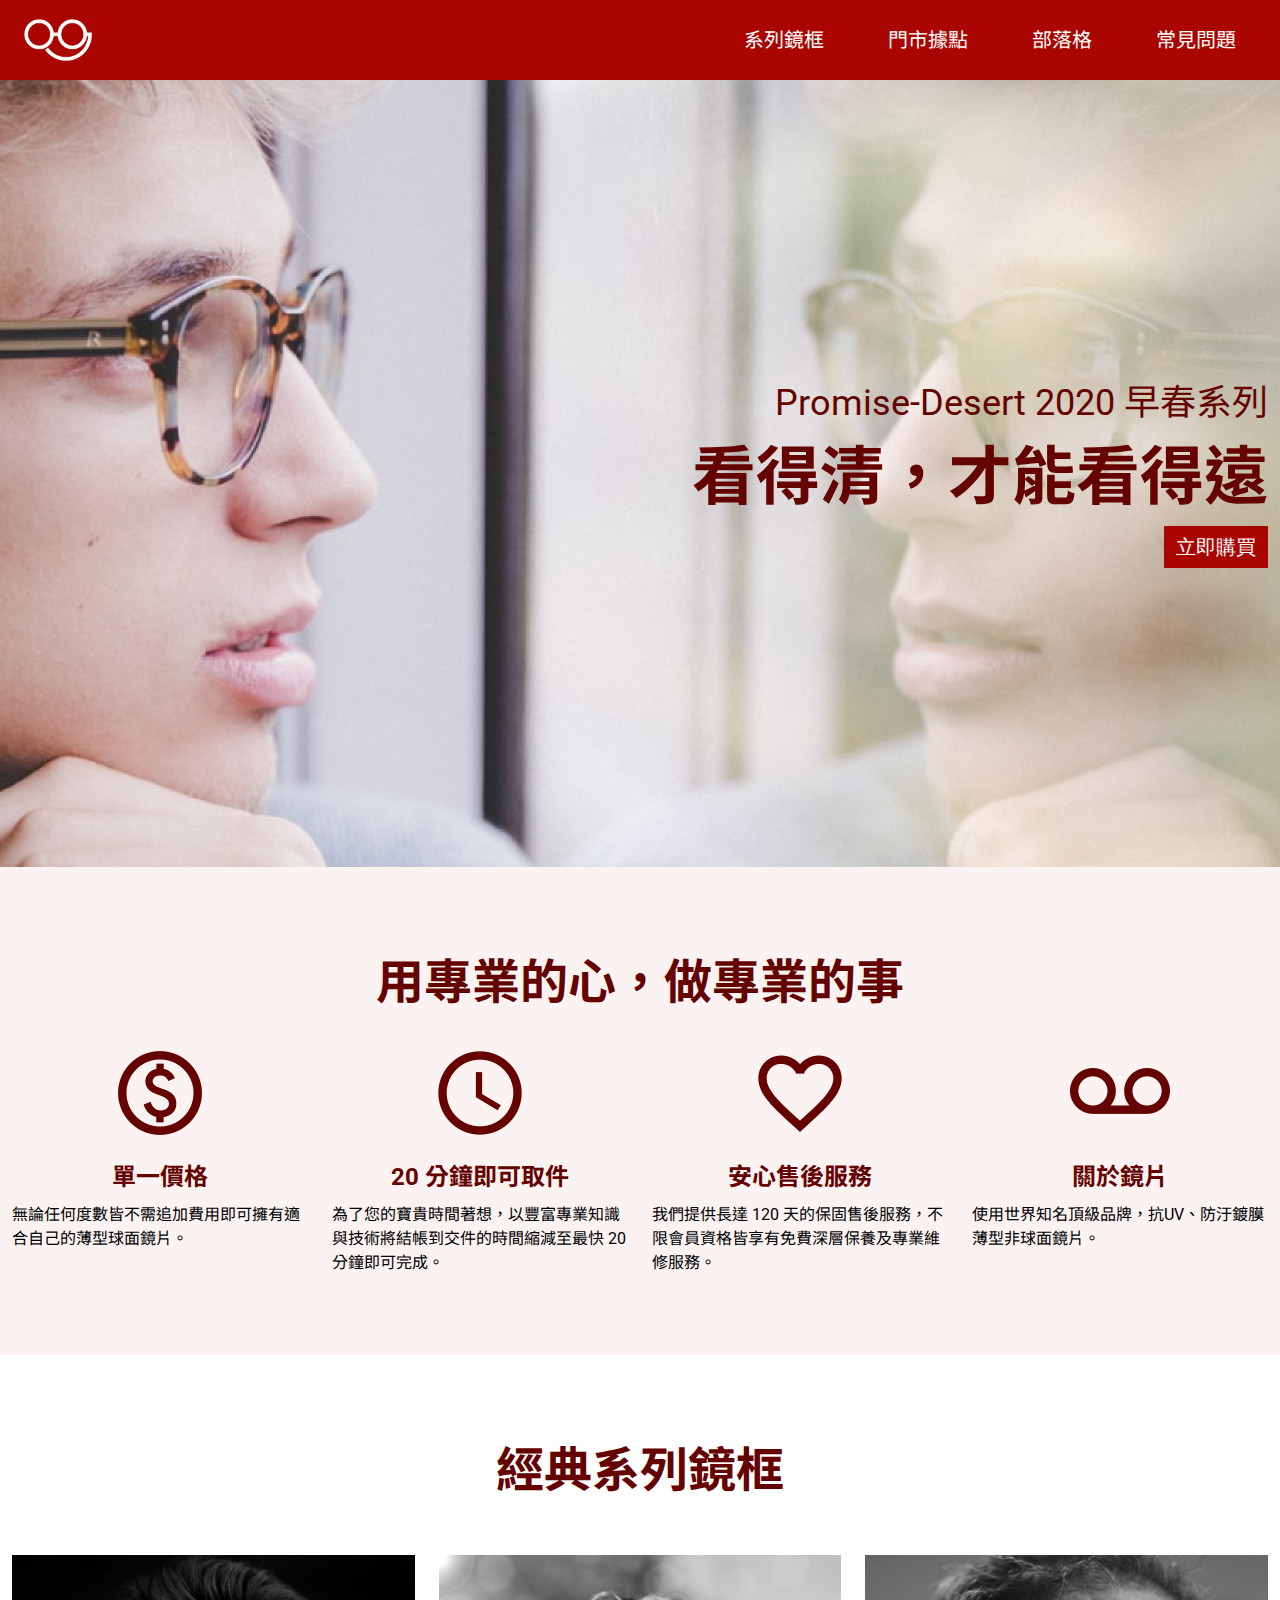
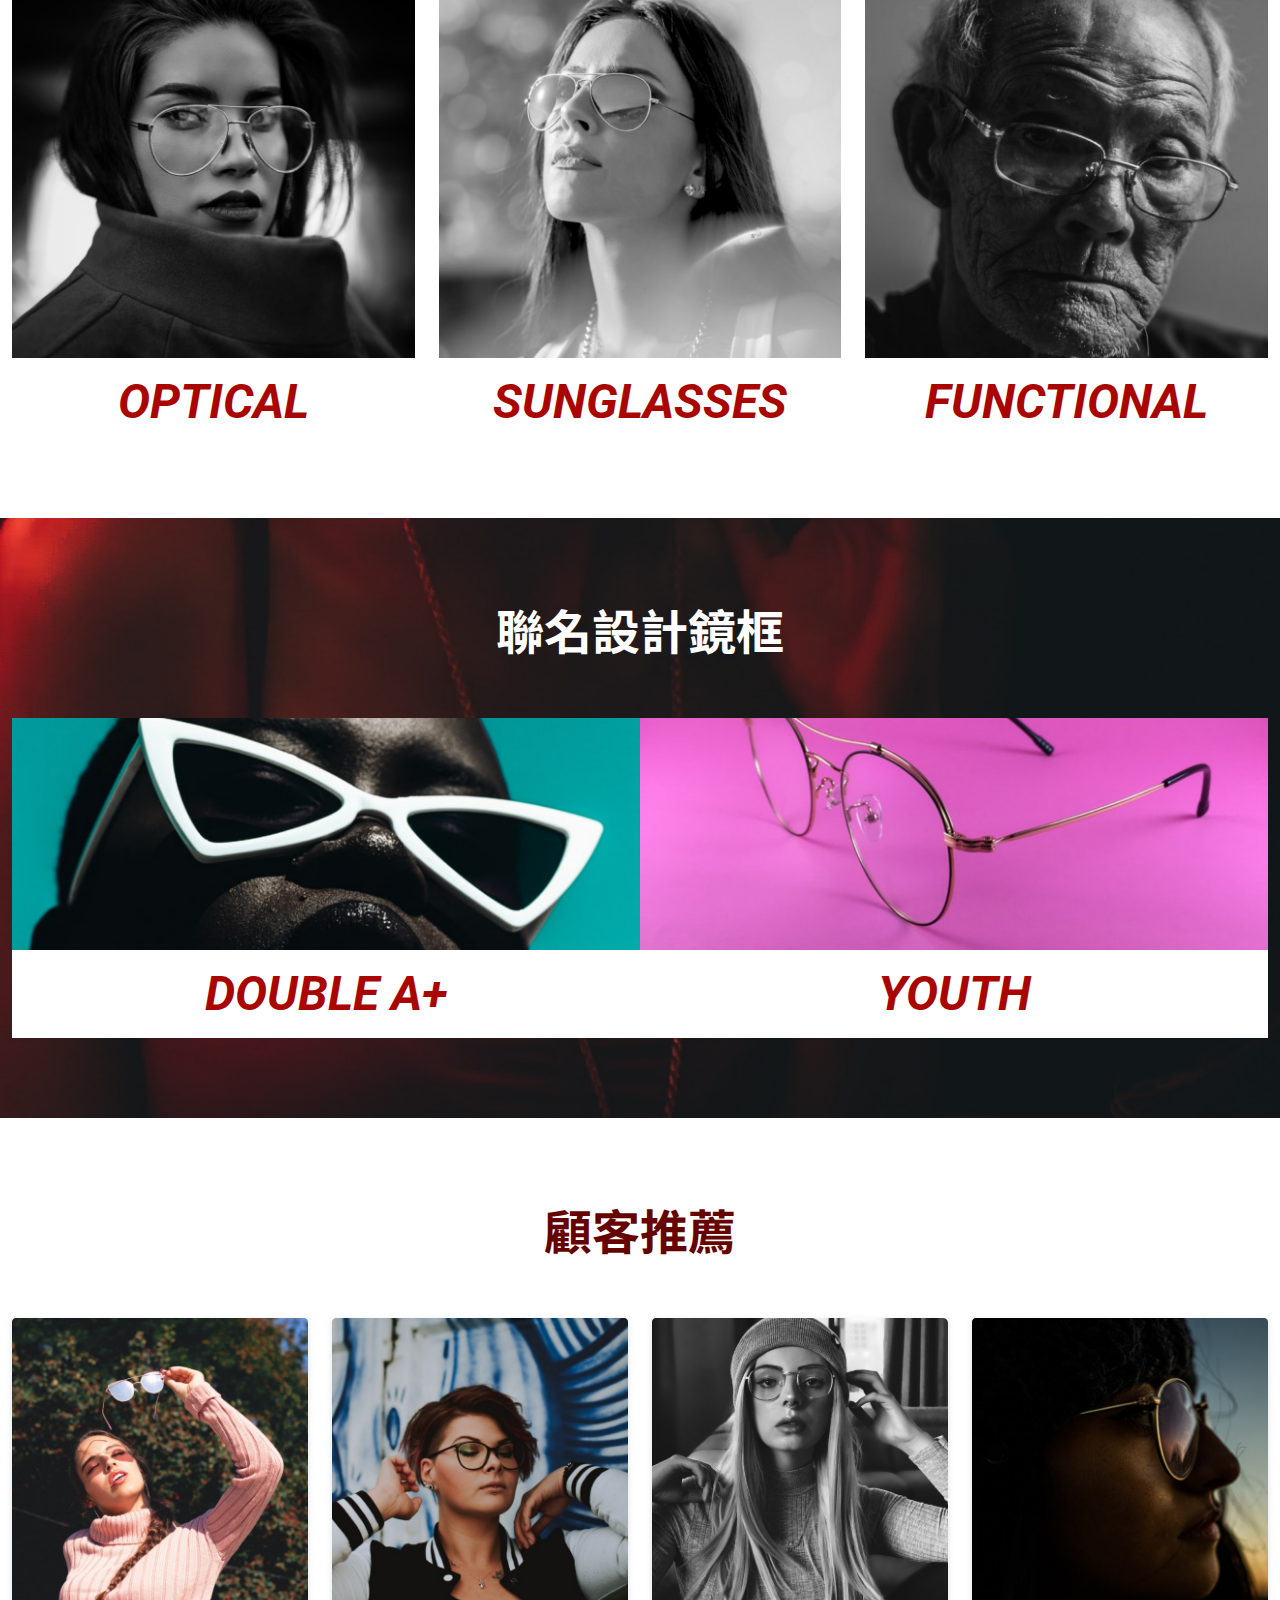
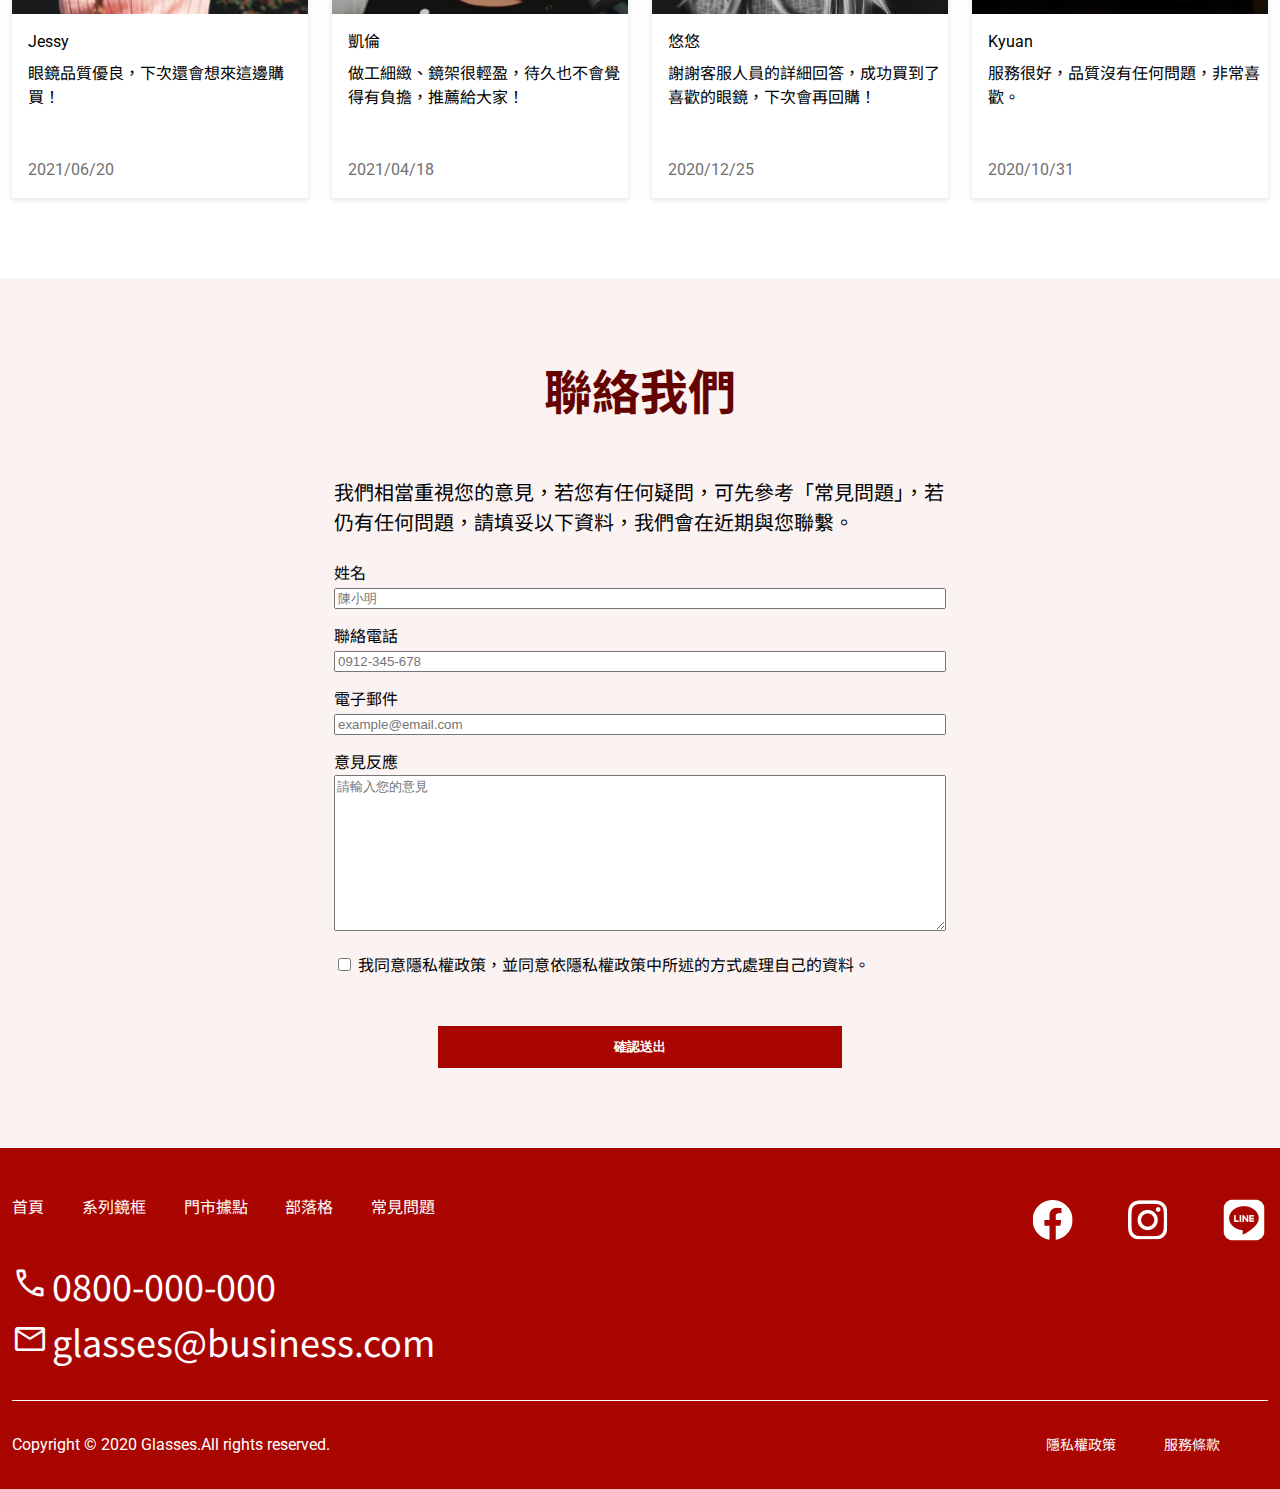
<file: index.html>
<!DOCTYPE html>
<html lang="en">
<head>
    <meta charset="UTF-8">
    <meta http-equiv="X-UA-Compatible" content="IE=edge">
    <meta name="viewport" content="width=device-width, initial-scale=1.0">
    <title>眼鏡形象官網</title>
    <link rel="stylesheet" href="style.css">
    <link rel="preconnect" href="https://fonts.googleapis.com">
    <link rel="preconnect" href="https://fonts.gstatic.com" crossorigin>
    <link
        href="https://fonts.googleapis.com/css2?family=Noto+Sans+TC&family=Roboto+Mono:ital,wght@0,400;1,100;1,400&family=Roboto:wght@400;500&display=swap"
        rel="stylesheet">
    <link rel="stylesheet"
        href="https://fonts.googleapis.com/css2?family=Material+Symbols+Outlined:opsz,wght,FILL,GRAD@20..48,100..700,0..1,-50..200" />
    <script src="https://cdnjs.cloudflare.com/ajax/libs/jquery/3.5.1/jquery.min.js"></script>
    <script src="all.js"></script>
</head>
<body>
    <header>
        <div class="header-container">
            <a href="#"><img src="./images/logo-white.png" alt="logo"></a>
            <ul class="navbar">
                <li><a href="./products/index.html">系列鏡框</a></li>
                <li><a href="#">門市據點</a></li>
                <li><a href="#">部落格</a></li>
                <li><a href="#">常見問題</a></li>
            </ul>
            <a href="#" class="menu-btn">
                <span class="material-symbols-outlined">
                    menu
                </span>
            </a>
        </div>
    </header>
    <main>
        <section class="banner">
            <div class="banner-title">
                <h2>Promise-Desert 2020 早春系列</h2>
                <h1>看得清，才能看得遠</h1>
                <button>立即購買</button>
            </section>
        </div>
        <section class="intro">
            <div class="intro-content">
                <h2>用專業的心，做專業的事</h2>
                <ul class="intro-cards">
                    <li>
                        <img src="./images/home-section2-1.png" alt="price">
                        <h3>單一價格</h3>
                        <p>無論任何度數皆不需追加費用即可擁有適合自己的薄型球面鏡片。</p>
                    </li>
                    <li>
                        <img src="./images/home-section2-2.png" alt="time">
                        <h3>20 分鐘即可取件</h3>
                        <p>為了您的寶貴時間著想，以豐富專業知識與技術將結帳到交件的時間縮減至最快 20 分鐘即可完成。</p>
                    </li>
                    <li>
                        <img src="./images/home-section2-3.png" alt="service">
                        <h3>安心售後服務</h3>
                        <p>我們提供長達 120 天的保固售後服務，不限會員資格皆享有免費深層保養及專業維修服務。</p>
                    </li>
                    <li>
                        <img src="./images/home-sectioin2-4.png" alt="glasses">
                        <h3>關於鏡片</h3>
                        <p>使用世界知名頂級品牌，抗UV、防汙鍍膜薄型非球面鏡片。</p>
                    </li>
                </ul>
            </div>
        </section>
        <section class="classic">
            <h2>經典系列鏡框</h2>
            <ul>
                <li>
                    <img src="./images/home-section3-1.png" alt="classic-1">
                    <h3>OPTICAL</h3>
                </li>
                <li>
                    <img src="./images/home-section3-2.png" alt="classic-2">
                    <h3>SUNGLASSES</h3>
                </li>
                <li>
                    <img src="./images/home-section3-3.png" alt="classic-3">
                    <h3>FUNCTIONAL</h3>
                </li>
            </ul>
        </section>
        <section class="co-branding">
            <div class="co-branding-container">
                <h2>聯名設計鏡框</h2>
                <ul>
                    <li>
                        <img src="./images/home-section4-1.png" alt="co-branding-1">
                        <h3>DOUBLE A+</h3>
                    </li>
                    <li>
                        <img src="./images/home-section4-2.png" alt="co-branding-2">
                        <h3>YOUTH</h3>
                    </li>
                </ul>
            </div>
        </section>
        <section class="recommand">
            <div class="recommand-container">
                <h2>顧客推薦</h2>
                <ul>
                    <li>
                        <img src="./images/home-section5-1.png" alt="recommand-1">
                        <p class="name">Jessy</p>
                        <p class="comment">眼鏡品質優良，下次還會想來這邊購買！</p>
                        <p class="date">2021/06/20</p>
                    </li>
                    <li>
                        <img src="./images/home-section5-2.png" alt="recommand-2">
                        <p class="name">凱倫</p>
                        <p class="comment">做工細緻、鏡架很輕盈，待久也不會覺得有負擔，推薦給大家！</p>
                        <p class="date">2021/04/18</p>
                    </li>
                    <li>
                        <img src="./images/home-section5-3.png" alt="recommand-3">
                        <p class="name">悠悠</p>
                        <p class="comment">謝謝客服人員的詳細回答，成功買到了喜歡的眼鏡，下次會再回購！</p>
                        <p class="date">2020/12/25</p>
                    </li>
                    <li>
                        <img src="./images/home-section5-4.png" alt="recommand-4">
                        <p class="name">Kyuan</p>
                        <p class="comment">服務很好，品質沒有任何問題，非常喜歡。</p>
                        <p class="date">2020/10/31</p>
                    </li>
                </ul>
            </div>
        </section>
        <section class="contact-us">
            <div class="contact-us-container">
                <h2>聯絡我們</h2>
                <p>我們相當重視您的意見，若您有任何疑問，可先參考「常見問題」，若仍有任何問題，請填妥以下資料，我們會在近期與您聯繫。</p>
                <form action="">
                    <label for="name">姓名</label>
                    <br>
                    <input type="text" id="name" placeholder="陳小明">
                    <br>
                    <label for="tel">聯絡電話</label>
                    <br>
                    <input type="tel" id="tel" placeholder="0912-345-678">
                    <br>
                    <label for="mail">電子郵件</label>
                    <br>
                    <input type="mail" id="mail" placeholder="example@email.com">
                    <br>
                    <label for="options">意見反應</label>
                    <br>
                    <textarea id="options" cols="30" rows="10" placeholder="請輸入您的意見"></textarea>
                    <br>
                    <input type="checkbox" id="agree" class="agree">
                    <label for="agree" class="agree">我同意隱私權政策，並同意依隱私權政策中所述的方式處理自己的資料。</label>
                    <br>
                    <div class="center">
                        <button>確認送出</button>
                    </div>
                </form>
            </div>
        </section>
    </main>
    <footer>
        <div class="contact">
            <div>
                <ul class="contact__navbar">
                    <li><a href="#">首頁</a></li>
                    <li><a href="#">系列鏡框</a></li>
                    <li><a href="#">門市據點</a></li>
                    <li><a href="#">部落格</a></li>
                    <li><a href="#">常見問題</a></li>
                </ul>
                <div class="contact__phone">
                    <span class="material-symbols-outlined">
                        call
                    </span>
                    <a href="tel+:0800-000-000">0800-000-000</a>
                </div>
                <div class="contact__mail">
                    <span class="material-symbols-outlined">
                        mail
                    </span>
                    <a href="mailto:glasses@business.com">glasses@business.com</a>
                </div>
            </div>
            <ul class="social">
                <li><a href="#"><img src="./images/ic-social-fb.png" alt="fb"></a></li>
                <li><a href="#"><img src="./images/ic_social_ig.png " alt="ig"></a></li>
                <li><a href="#"><img src="./images/ic_social_line.png" alt="line"></a></li>
            </ul>
        </div>
        <div class="copyright">
            <p>Copyright © 2020 Glasses.All rights reserved.</p>
            <ul class="copyright__links">
                <li><a href="#" class="privacy">隱私權政策</a></li>
                <li><a href="#">服務條款</a></li>
            </ul>
        </div>
    </footer>
</body>
</html>
</file>
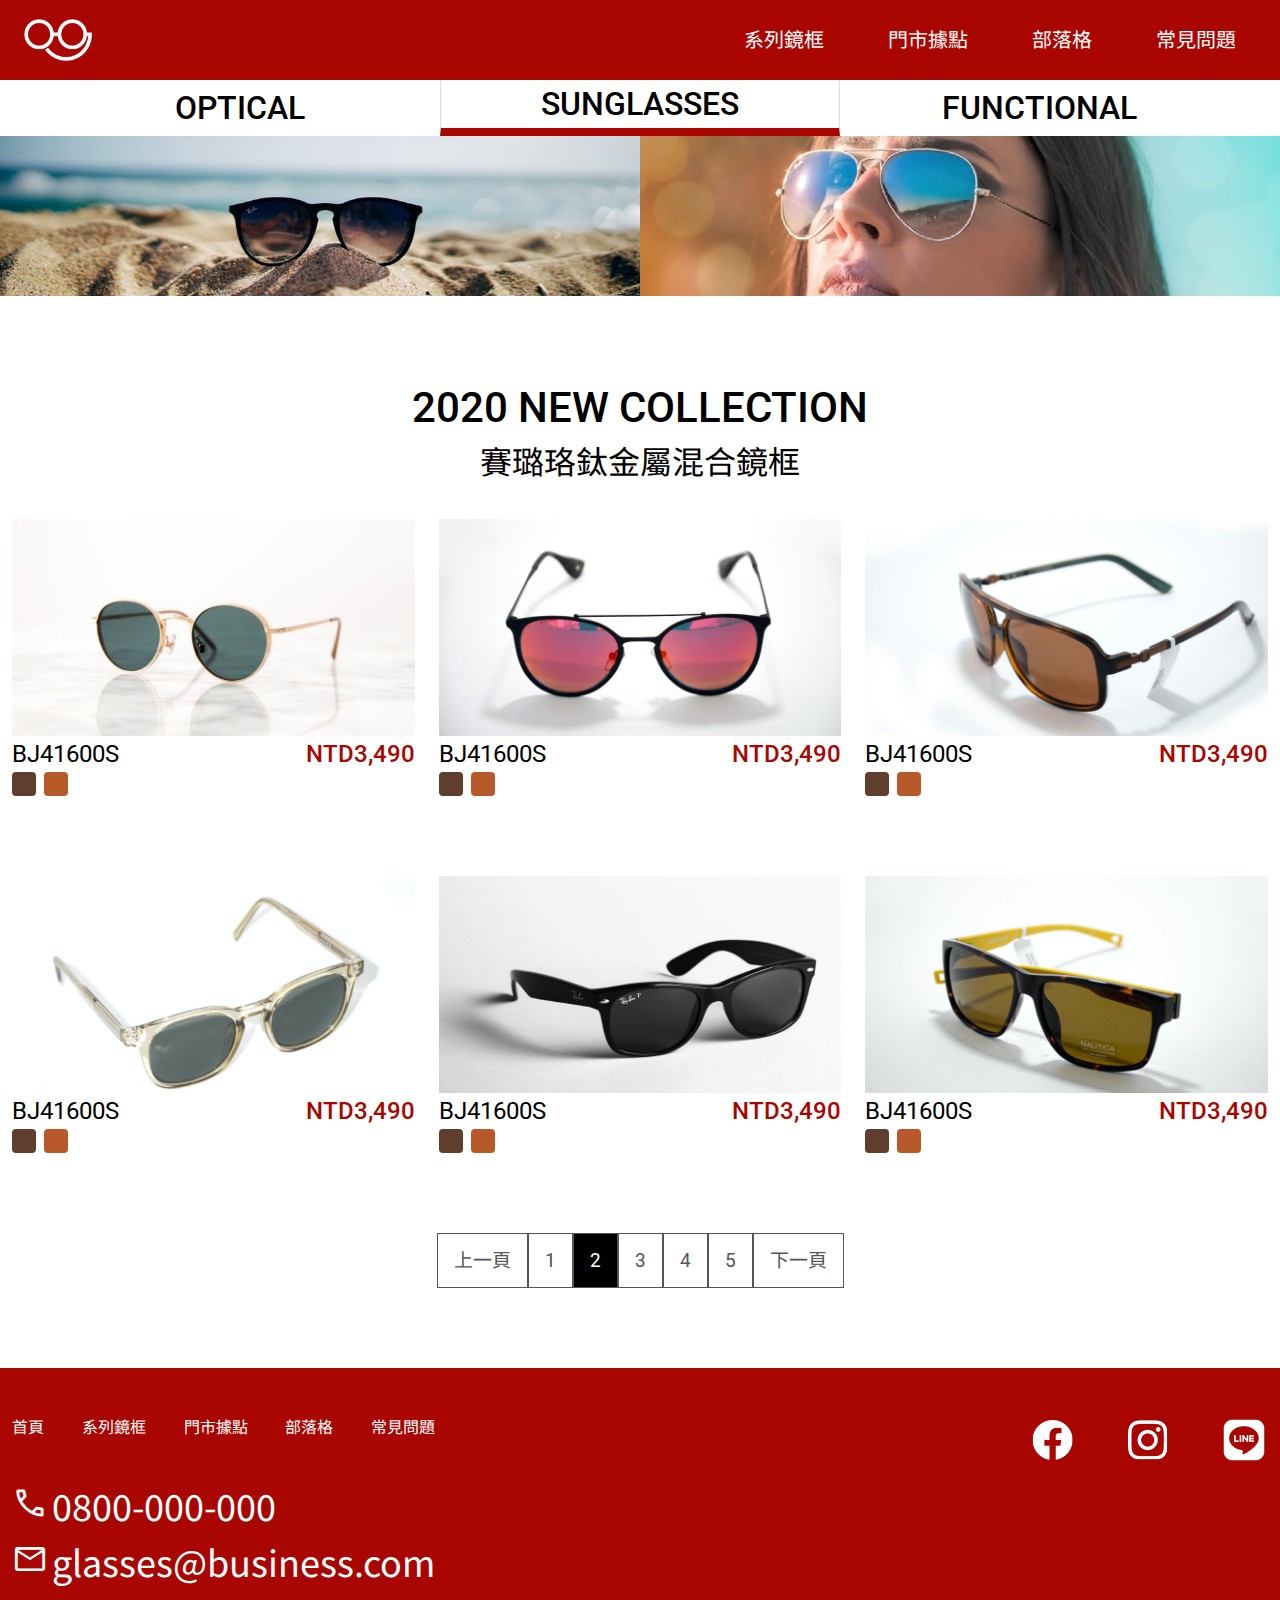
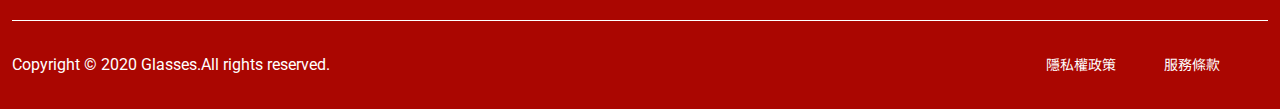
<file: products/index.html>
<!DOCTYPE html>
<html lang="en">
<head>
    <meta charset="UTF-8">
    <meta http-equiv="X-UA-Compatible" content="IE=edge">
    <meta name="viewport" content="width=device-width, initial-scale=1.0">
    <title>眼鏡形象官網</title>
    <link rel="stylesheet" href="style.css">
    <link rel="preconnect" href="https://fonts.googleapis.com">
    <link rel="preconnect" href="https://fonts.gstatic.com" crossorigin>
    <link
        href="https://fonts.googleapis.com/css2?family=Noto+Sans+TC&family=Roboto+Mono:ital,wght@0,400;1,100;1,400&family=Roboto:wght@400;500&display=swap"
        rel="stylesheet">
    <link rel="stylesheet"
        href="https://fonts.googleapis.com/css2?family=Material+Symbols+Outlined:opsz,wght,FILL,GRAD@20..48,100..700,0..1,-50..200" />
    <link rel="stylesheet"
            href="https://fonts.googleapis.com/css2?family=Material+Symbols+Outlined:opsz,wght,FILL,GRAD@48,400,0,0" />
    <link rel="stylesheet"
        href="https://fonts.googleapis.com/css2?family=Material+Symbols+Outlined:opsz,wght,FILL,GRAD@20..48,100..700,0..1,-50..200" />
    <script src="https://cdnjs.cloudflare.com/ajax/libs/jquery/3.5.1/jquery.min.js"></script>
    <script src="all.js"></script>
</head>
<body>
    <header>
        <div class="header-container">
            <a href="../index.html"><img src="../images/logo-white.png" alt="logo"></a>
            <ul class="navbar">
                <li><a href="#">系列鏡框</a></li>
                <li><a href="#">門市據點</a></li>
                <li><a href="#">部落格</a></li>
                <li><a href="#">常見問題</a></li>
            </ul>
            <a href="#" class="menu-btn">
                <span class="material-symbols-outlined">
                    menu
                </span>
            </a>
        </div>
    </header>
    <main>
        <ul class="menu">
            <li><a href="#">OPTICAL</a></li>
            <li class="center"><a href="#" >SUNGLASSES</a></li>
            <li><a href="#">FUNCTIONAL</a></li>
        </ul>
        <ul class="banner">
            <li><div class="banner-l"></div></li>
            <li><div class="banner-r"></div></li>
        </ul> 
        <div class="product">
            <h1>2020 NEW COLLECTION</h1>
            <h2>賽璐珞鈦金屬混合鏡框</h2>
            <ul class="product__list">
                <li>
                    <ul>
                        <li><img src="../images/product-7.png" alt="product7"></li>
                        <li class="product__details"><h3>BJ41600S</h3><h3 class="product__price">NTD3,490</h3></li>
                        <li class="color">
                            <div class="block1"></div>
                            <div class="block2"></div>
                        </li>
                    </ul>
                </li>

                <li>
                    <ul>
                        <li><img src="../images/product-8.png" alt="product8"></li>
                        <li class="product__details">
                            <h3>BJ41600S</h3>
                            <h3 class="product__price">NTD3,490</h3>
                        </li>
                        <li class="color">
                            <div class="block1"></div>
                            <div class="block2"></div>
                        </li>
                    </ul>
                </li>

                <li>
                    <ul>
                        <li><img src="../images/product-9.png" alt="product9"></li>
                        <li class="product__details">
                            <h3>BJ41600S</h3>
                            <h3 class="product__price">NTD3,490</h3>
                        </li>
                        <li class="color">
                            <div class="block1"></div>
                            <div class="block2"></div>
                        </li>
                    </ul>
                </li>
                <li>
                    <ul>
                        <li><img src="../images/product-10.png" alt="product10"></li>
                        <li class="product__details">
                            <h3>BJ41600S</h3>
                            <h3 class="product__price">NTD3,490</h3>
                        </li>
                        <li class="color">
                            <div class="block1"></div>
                            <div class="block2"></div>
                        </li>
                    </ul>
                </li>
                <li>
                    <ul>
                        <li><img src="../images/product-11.png" alt="product11"></li>
                        <li class="product__details">
                            <h3>BJ41600S</h3>
                            <h3 class="product__price">NTD3,490</h3>
                        </li>
                        <li class="color">
                            <div class="block1"></div>
                            <div class="block2"></div>
                        </li>
                    </ul>
                </li>
                <li>
                    <ul>
                        <li><img src="../images/product-12.png" alt="product12"></li>
                        <li class="product__details">
                            <h3>BJ41600S</h3>
                            <h3 class="product__price">NTD3,490</h3>
                        </li>
                        <li class="color">
                            <div class="block1"></div>
                            <div class="block2"></div>
                        </li>
                    </ul>
                </li>
            </ul>
        </div>
        <ul class="pages">
            <li><a href="#">上一頁</a></li>
            <li><a href="#">1</a></li>
            <li class="active"><a href="#" >2</a></li>
            <li><a href="#">3</a></li>
            <li><a href="#">4</a></li>
            <li><a href="#">5</a></li>
            <li><a href="#">下一頁</a></li>
        </ul>
    </main>
    <footer>
        <div class="contact">
            <div>
                <ul class="contact__navbar">
                    <li><a href="#">首頁</a></li>
                    <li><a href="#">系列鏡框</a></li>
                    <li><a href="#">門市據點</a></li>
                    <li><a href="#">部落格</a></li>
                    <li><a href="#">常見問題</a></li>
                </ul>
                <div class="contact__phone">
                    <span class="material-symbols-outlined">
                        call
                    </span>
                    <a href="tel+:0800-000-000">0800-000-000</a>
                </div>
                <div class="contact__mail">
                    <span class="material-symbols-outlined">
                        mail
                    </span>
                    <a href="mailto:glasses@business.com">glasses@business.com</a>
                </div>
            </div>
            <ul class="social">
                <li><a href=""><img src="../images/ic-social-fb.png" alt="fb"></a></li>
                <li><a href=""><img src="../images/ic_social_ig.png " alt="ig"></a></li>
                <li><a href=""><img src="../images/ic_social_line.png" alt="line"></a></li>
            </ul>
        </div>
        <div class="copyright">
            <p>Copyright © 2020 Glasses.All rights reserved.</p>
            <ul class="copyright__links">
                <li><a href="#" class="privacy">隱私權政策</a></li>
                <li><a href="#">服務條款</a></li>
            </ul>
        </div>
    </footer>
</body>

</html>
</file>
<file: style.css>
/* http://meyerweb.com/eric/tools/css/reset/ 
   v2.0 | 20110126
   License: none (public domain)
*/

html,
body,
div,
span,
applet,
object,
iframe,
h1,
h2,
h3,
h4,
h5,
h6,
p,
blockquote,
pre,
a,
abbr,
acronym,
address,
big,
cite,
code,
del,
dfn,
em,
img,
ins,
kbd,
q,
s,
samp,
small,
strike,
strong,
sub,
sup,
tt,
var,
b,
u,
i,
center,
dl,
dt,
dd,
ol,
ul,
li,
fieldset,
form,
label,
legend,
table,
caption,
tbody,
tfoot,
thead,
tr,
th,
td,
article,
aside,
canvas,
details,
embed,
figure,
figcaption,
footer,
header,
hgroup,
menu,
nav,
output,
ruby,
section,
summary,
time,
mark,
audio,
video {
    margin: 0;
    padding: 0;
    border: 0;
    font-size: 100%;
    font: inherit;
    vertical-align: baseline;
}

/* HTML5 display-role reset for older browsers */
article,
aside,
details,
figcaption,
figure,
footer,
header,
hgroup,
menu,
nav,
section {
    display: block;
}

body {
    line-height: 1;
}

ol,
ul {
    list-style: none;
}

blockquote,
q {
    quotes: none;
}

blockquote:before,
blockquote:after,
q:before,
q:after {
    content: '';
    content: none;
}

table {
    border-collapse: collapse;
    border-spacing: 0;
}

*,
*::before,
*::after {
    box-sizing: border-box;
}

img {
    vertical-align: middle;
}

a {
    text-decoration: none;
}

/* CSS RESET END */

body {
    line-height: 24px;
    font-size: 16px;
    font-family: Roboto, "Noto Sans TC", sans-serif;
}

.mb-8 {
    margin-bottom: 8px;
}

.pr-20 {
    padding-right: 20px;
}

.text-Noto {
    font-family: "Noto Sans TC";
}

header {
    background: #AA0601;
    padding: 0 12px;
}

.header-container {
    max-width: 1296px;
    margin: 0 auto;
    display: flex;
    justify-content: space-between;
    align-items: center;
}

header img {
    width: 80px;
    height: 72px;
    margin: 4px 0;
    object-fit: contain;
    padding-left: 12px;
}

header .navbar {
    display: flex;
    flex-wrap: wrap;
}

header .navbar li a {
    color: #fff;
    display: block;
    text-align: center;
    padding: 25px 32px;
    line-height: 30px;
    font-size: 20px;
}

header .navbar li a:hover,
header .navbar li a:focus {
    opacity: 0.5;
}

header .menu-btn {
    color: #fff;
    display: none;
    font-size: 30px;
}

@media (max-width: 992px) {
    header {
        position: relative;
    }

    .header-container {
        max-width: 534px;
    }

    .navbar {
        width: 100%;
        max-height: 0px;
        display: none;
        position: absolute;
        bottom: 0;
        left: 0;
        padding: 0;
        transform: translateY(100%);
        background: #AA0601;
        overflow: hidden;
        transition: max-height 0.7s;
    }

    .navbar li {
        width: 50%;
        border: 1px solid #fff;
    }

    header .navbar li a {
        display: block;
        padding: 12px 62px;
        transition: all 0.3s;
    }

    .navbar a:hover,
    .navbar a:focus {
        background: #B75929;
        color: white;
    }

    .show {
        max-height: 136px;
        text-align: center;
    }

    header .menu-btn {
        display: flex;
    }
    
}

@media (max-width: 767px) {
    .header-container {
        max-width: 348px;
    }
}

footer {
    background: #AA0601;
    color: white;
    padding: 48px 12px 0 12px;
}

footer a {
    color: white;
}

footer a:hover {
    opacity: 0.5;
}


.contact {
    max-width: 1296px;
    margin: 0 auto;
    display: flex;
    justify-content: space-between;
    align-items: flex-start;
    border-bottom: 1px solid #fff;
    padding-bottom: 32px;
    margin-bottom: 32px;
}

.contact .social {
    display: flex;
}

.contact .social img {
    width: 48px;
}

.contact .social li:not(:last-child) {
    margin-right: 48px;
}

.contact__navbar {
    display: flex;
    line-height: 24px;
    font-size: 16px;
    justify-content: space-between;
    margin-bottom: 36px;
}

.contact__mail a,
.contact__phone a,
.contact__mail span,
.contact__phone span {
    line-height: 54px;
    font-size: 36px;
}

.contact__mail a,
.contact__phone a {
    font-family: "Noto Sans TC";
}

/* phone */
@media(max-width: 767px) {
    .contact {
        max-width: 348px;
    }

    .contact__navbar {
        display: none;
    }

    .contact .social img {
        width: 24px;
    }

    .contact .social li:not(:last-child) {
        margin-right: 8px;
    }

    .contact__phone a,
    .contact__mail a,
    .contact__phone span,
    .contact__mail span {
        line-height: 24px;
        font-size: 16px;
    }
}


.copyright {
    max-width: 1296px;
    margin: 0 auto;
    display: flex;
    justify-content: space-between;
    align-items: center;
    flex-wrap: wrap;
    padding-bottom: 32px;
    text-align: center;
}

.copyright p {
    line-height: 24px;
    font-size: 16px;
}

.copyright__links {
    display: flex;
    flex-wrap: wrap;
    justify-content: space-between;
}

.copyright__links a {
    line-height: 21px;
    font-size: 14px;
    margin-right: 48px;
}

/* phone */
@media(max-width: 767px) {
    .copyright {
        text-align: left;
        max-width: 348px;
    }

    .copyright p {
        width: 100%;
    }

    .copyright__links li {
        width: 100%;
    }
}

/* body content */

.banner {
    background: url("./images/home-header.png") no-repeat;
    width: 100%;
    height: 787px;
    background-size: cover;
    background-position: center;
    color: #650300;
    padding: 0 12px;
}

.banner h1 {
    line-height: 96px;
    font-size: 64px;
    font-weight: bold;
}

.banner h2 {
    line-height: 54px;
    font-size: 36px;
}

.banner button {
    line-height: 30px;
    font-size: 20px;
    border: none;
    background-color: #AA0601;
    color: #fff;
    padding: 6px 12px;
}

.banner-title {
    max-width: 1296px;
    margin: 0 auto;
    text-align: right;
    display: flex;
    flex-direction: column;
    justify-content: center;
    align-items: flex-end;
    padding-top: 296px;
}

@media (max-width: 992px){
    .banner {
        background: url("./images/home-header-sm.png") no-repeat;
        width: 100%;
        height: 396px;
        background-size: cover;
        background-position: center;
        color: #650300;
    }

    .banner h1 {
        line-height: 36px;
        font-size: 24px;
    }

    .banner h2 {
        line-height: 24px;
        font-size: 16px;
    }

    .banner-title {
        padding-top: 144px;
    }
}

.intro {
    background: #FBF2F2;
}

.intro-content {
    max-width: 1296px;
    margin: 0 auto;
    text-align: center;
    padding: 0 12px;
}

.intro-content h2 {
    color: #650300;
    line-height: 72px;
    font-size: 48px;
    font-weight: bold;
    padding: 80px 0 24px 0;
}

.intro-cards {
    display: flex;
    justify-content: center;
    align-items: baseline;
    padding-bottom: 80px;
    margin: 0 -12px;
}

.intro-cards li {
    padding: 0 12px;
}

.intro-cards li img {
    width: 100px;
    height: 100px;
    margin-bottom: 16px;
}

.intro-cards h3 {
    color: #650300;
    line-height: 36px;
    font-size: 24px;
    font-weight: bold;
    margin-bottom: 8px;
}

.intro-cards p {
    text-align: left;
    max-width: 306px;
}

@media (max-width: 992px) {
    .intro-cards {
        flex-wrap: wrap;
    }

    .intro-content h2 {
        line-height: 48px;
        font-size: 36px;
    }
}

@media (max-width: 767px) {
    .intro-content h2 {
        line-height: 36px;
        font-size: 24px;
    }
}

.classic {
    max-width: 1296px;
    margin: 0 auto;
    color: #650300;
    text-align: center;
    padding:0 12px;
}

.classic ul {
    display: flex;
    justify-content: space-between;
    margin: 0 -12px 80px -12px;
}

.classic ul li {
    padding: 0 12px;
}

.classic h2 {
    line-height: 72px;
    font-size: 48px;
    margin: 80px 0 48px 0;
    font-weight: bold;
}

.classic img {
    width: 100%;
    margin-bottom: 8px;
}

.classic h3 {
    color: #AA0601;
    line-height: 72px;
    font-size: 48px;
    font-style: italic;
    font-weight: bold;
}

@media (max-width: 992px) {
    .classic ul {
        flex-wrap: wrap;
        justify-content: center;
    }

    .classic h2 {
        line-height: 48px;
        font-size: 36px;
    }
}

@media (max-width: 767px) {
    .classic h2 {
        line-height: 36px;
        font-size: 24px;
    }
}

.co-branding {
    background: url("./images/index-bg.png") no-repeat;
    background-position: center;
    background-size: cover;
    text-align: center;
    padding: 0 12px;
}

.co-branding-container {
    max-width: 1296px;
    margin: 0 auto;
}

.co-branding h2 {
    color: #fff;
    line-height: 72px;
    font-size: 48px;
    padding: 80px 0 48px 0;
    font-weight: bold;
}

.co-branding ul {
    margin: 0 -12px;
    display: flex;
    padding: 0 12px;
}

.co-branding ul img {
    width: 100%;
}

.co-branding ul h3 {
    color: #AA0601;
    background: #fff;
    font-weight: bold;
    font-style: italic;
    line-height: 72px;
    font-size: 48px;
    padding: 8px 0;
    margin-bottom: 80px;
}

@media (max-width: 992px) {
    .co-branding {
        background: url("./images/index-bg-md.png");
    }

    .co-branding ul {
        flex-wrap: wrap;
    }

    .co-branding h2 {
        line-height: 48px;
        font-size: 36px;
    }
}

@media (max-width: 767px) {
    .co-branding {
        background: url("./images/index-bg-sm.png");
    }

    .co-branding h2 {
        line-height: 36px;
        font-size: 24px;
    }
}

.recommand-container {
    max-width: 1296px;
    margin: 0 auto;
    padding: 0 12px;
    text-align: center;
}

.recommand h2 {
    line-height: 72px;
    font-size: 48px;
    color: #650300;
    font-weight: bold;
    padding: 80px 0 48px 0;
}

.recommand ul {
    display: flex;
    margin: 0 -12px;
}

.recommand ul img {
    width: 100%;
}

.recommand ul li {
    margin: 0 12px;
    text-align: left;
    margin-bottom: 80px;
    box-shadow: 0px 2px 6px 0px #DEE2E6;

}

.recommand .name {
    margin: 16px 0 8px 16px;
}

.recommand .comment {
   margin: 0 0 48px 16px;
}

.recommand .date {
    color: #707070;
    padding-bottom: 16px;
    margin-left: 16px;
}


@media (max-width: 992px) {
    .recommand ul {
        flex-wrap: wrap;
        justify-content: center;
    }

    .recommand h2 {
        line-height: 48px;
        font-size: 36px;
    }
}

@media (max-width: 767px) {
    .recommand h2 {
        line-height: 36px;
        font-size: 24px;
    }
}

.contact-us {
    background: #FBF2F2;
}

.contact-us-container {
    max-width: 636px;
    margin: 0 auto;
    padding: 0 12px;
    text-align: center;
}

.contact-us h2 {
    line-height: 72px;
    font-size: 48px;
    color: #650300;
    font-weight: bold;
    padding: 80px 12px 48px 12px;
    margin: 0 -12px;
}

.contact-us p {
    line-height: 30px;
    font-size: 20px;
    margin: 0 -12px 24px -12px;
    padding: 0 12px;
    text-align: left;
}

.contact-us form {
   text-align: left;
   padding:0 12px 80px 12px;
   margin: 0 -12px;
}

.contact-us input,
.contact-us textarea {
    width: 100%;
    margin-bottom: 16px;
}

.contact-us .agree {
    width: auto;
    margin-bottom: 0px;
}

.contact-us button {
    display: inline-block;
    background: #AA0601;
    color: #fff;
    padding: 12px 176px;
    border: none;
    font-weight: bold;
    cursor: pointer;
}

.contact-us .center {
    margin-top: 48px;
    text-align: center;
}

@media (max-width: 992px) {
    .contact-us h2 {
        line-height: 48px;
        font-size: 36px;
    }

    .contact-us .center {
        margin-top: 36px;
    }

    .contact-us button {
        padding: 12px 142px;
    }
}

@media (max-width: 767px) {
    .contact-us h2 {
        line-height: 36px;
        font-size: 24px;
    }

    .contact-us p {
        line-height: 24px;
        font-size: 16px;
    }

    .contact-us .center {
        margin-top: 24px;
    }
}
</file>
<file: products/style.css>
/* http://meyerweb.com/eric/tools/css/reset/ 
   v2.0 | 20110126
   License: none (public domain)
*/

html,
body,
div,
span,
applet,
object,
iframe,
h1,
h2,
h3,
h4,
h5,
h6,
p,
blockquote,
pre,
a,
abbr,
acronym,
address,
big,
cite,
code,
del,
dfn,
em,
img,
ins,
kbd,
q,
s,
samp,
small,
strike,
strong,
sub,
sup,
tt,
var,
b,
u,
i,
center,
dl,
dt,
dd,
ol,
ul,
li,
fieldset,
form,
label,
legend,
table,
caption,
tbody,
tfoot,
thead,
tr,
th,
td,
article,
aside,
canvas,
details,
embed,
figure,
figcaption,
footer,
header,
hgroup,
menu,
nav,
output,
ruby,
section,
summary,
time,
mark,
audio,
video {
    margin: 0;
    padding: 0;
    border: 0;
    font-size: 100%;
    font: inherit;
    vertical-align: baseline;
}

/* HTML5 display-role reset for older browsers */
article,
aside,
details,
figcaption,
figure,
footer,
header,
hgroup,
menu,
nav,
section {
    display: block;
}

body {
    line-height: 1;
}

ol,
ul {
    list-style: none;
}

blockquote,
q {
    quotes: none;
}

blockquote:before,
blockquote:after,
q:before,
q:after {
    content: '';
    content: none;
}

table {
    border-collapse: collapse;
    border-spacing: 0;
}

*,
*::before,
*::after {
    box-sizing: border-box;
}

body {
    line-height: 24px;
    font-size: 16px;
    font-family: Roboto, "Noto Sans TC", sans-serif;
}

img {
    vertical-align: middle;
}

a {
    text-decoration: none;
}

header {
    background: #AA0601;
    padding: 0 12px;
}

.header-container {
    max-width: 1296px;
    margin: 0 auto;
    display: flex;
    justify-content: space-between;
    align-items: center;
}

header img {
    width: 80px;
    height: 72px;
    margin: 4px 0;
    object-fit: contain;
    padding-left: 12px;
}

header .navbar {
    display: flex;
    flex-wrap: wrap;
}

header .navbar li a{
    color: white;
    display: block;
    text-align: center;
    line-height: 30px;
    font-size: 20px;
    padding: 25px 32px;
}

header .navbar li a:hover,
header .navbar li a:focus{
    opacity: 0.5;
}

header .menu-btn {
    display: none;
    color: white;
    font-size: 30px;
}

/* ipad */
@media (max-width: 992px) {
    header {
        position: relative;
    }

    .header-container {
        max-width: 534px;
    }

    .navbar{
        width: 100%;
        max-height: 0px;
        display: none;
        position: absolute;
        bottom: 0;
        left: 0;
        padding: 0;
        transform: translateY(100%);
        background: #AA0601;
        overflow: hidden;
        transition: max-height 0.7s;
        /* width: 50%;
        margin: 0 auto 0px auto;
        border: 1px #fff solid; */
    }

    .navbar li {
        width: 50%;
        border: 1px solid #fff;
    }

    header .navbar li a {
        display: block;
        padding: 12px 62px;
        transition: all 0.3s;
    }

    .navbar a:hover,
    .navbar a:focus {
        background: #B75929;
        color: white;
    }

    .show {
        max-height: 136px;
        text-align: center;
    }

    header .menu-btn {
        display: flex;
    }

}

@media (max-width: 767px) {
    .header-container {
        max-width: 348px;
    }
}

footer {
    background: #AA0601;
    color: white;
    padding-top: 48px;
    padding: 48px 12px 0 12px;
}

footer a {
    color: white;
}

footer a:hover {
    opacity: 0.5;
}
    

.contact  {
    max-width: 1296px;
    margin: 0 auto;
    display: flex;
    justify-content: space-between;
    align-items: start;
    border-bottom: 1px solid #fff;
    padding-bottom: 32px;
    margin-bottom: 32px;
} 

.contact .social {
    display: flex;
}

.contact .social img {
    width: 48px;
}

.contact .social li:not(:last-child) {
    margin-right: 48px;
}

.contact__navbar {
    display: flex;
    line-height: 24px;
    font-size: 16px;
    justify-content: space-between;
    margin-bottom: 36px;
}

.contact__mail a,
.contact__phone a,
.contact__mail span,
.contact__phone span {
    line-height: 54px;
    font-size: 36px;
}

.contact__mail a,
.contact__phone a {
    font-family: "Noto Sans TC";
}

/* phone */
@media(max-width: 767px) {
    .contact {
        max-width: 348px;
    }

    .contact__navbar{
        display: none;
    }

    .contact .social img {
        width: 24px;
    }

    .contact .social li:not(:last-child) {
        margin-right: 8px;
    }

    .contact__phone a,
    .contact__mail a,
    .contact__phone span,
    .contact__mail span {
        line-height: 24px;
        font-size: 16px;
    }
}

.copyright {
    max-width: 1296px;
    margin: 0 auto;
    display: flex;
    justify-content: space-between;
    align-items: center;
    flex-wrap: wrap;
    padding-bottom: 32px;
    text-align: center;
}

.copyright p {
    line-height: 24px;
    font-size: 16px;
}

.copyright__links {
    display: flex;
    flex-wrap: wrap;
    justify-content: space-between;
}

.copyright__links a {
    line-height: 21px;
    font-size: 14px;
    margin-right: 48px;
}

/* phone */
@media(max-width: 767px) {
    .copyright {
        text-align: left;
        max-width: 348px;
    }

    .copyright p {
        width: 100%;
    }

    .copyright__links li {
        width: 100%;
    }
}


/* body content */

.menu {
    display: flex;
    justify-content: center;
    align-items: center;
    max-width: 1200px;
    margin: 0 auto;
    text-align: center;
}

.menu li {
    width: 33.333%;
}

.menu li a {
    color: #000000;
    line-height: 48px;
    font-size: 32px;
    padding: 0 20%;
    font-weight: 500;
}

.center {
    border-left: 1px solid #DCDCDC;
    border-right: 1px solid #DCDCDC;
    border-bottom: 8px solid #AA0601;
}

.menu li:hover,
.menu li:focus {
    border-left: 1px solid #DCDCDC;
    border-right: 1px solid #DCDCDC;
    border-bottom: 8px solid #AA0601;
}

/* pad */
@media(max-width: 992px) {
    .menu li a {
        line-height: 32px;
        font-size: 20px;
    }
}

/* phone */
@media (max-width: 767px) {
    .menu li a {
            line-height: 24px;
            font-size: 16px;
    }
}

.banner {
    display: flex;
    margin-bottom: 80px;
}

.banner li {
    width: 100%;
    height: 100%;
}

.banner-l {
    width: 100%;
    height: 10em;
    background: url(../images/product-header-3.png) center no-repeat;
    background-size: cover;
    background-position: center;
}

.banner-r {
    width: 100%;
    height: 10em;
    background: url(../images/product-header-4.png) center no-repeat;
    background-size: cover;
    background-position: center;
}

/* pad */
@media (max-width: 992px) {
    .banner {
        margin-bottom: 40px;
    }

    .banner-l {
        height: 8em;
    }

    .banner-r {
        height: 8em;
    }
}

/* mobile */
@media (max-width: 767px) {
    .banner-l {
        background: url(../images/product-header-sm-3.png);
        background-position: center;
    }

    .banner-r {
        background: url(../images/product-header-sm-4.png);
        background-position: center;
    }
}

.product {
    max-width: 1296px;
    margin: 0 auto;
    text-align: center;
    padding: 0 12px;
}

.product h1 {
    line-height: 63px;
    font-size: 42px;
    font-weight: 500;
}

.product h2 {
    line-height: 48px;
    font-size: 32px;
    margin-bottom: 32px;
}

.product__list {
    display: flex;
    flex-wrap: wrap;
    justify-content: space-between;
    align-items: center;
    margin: 0 -12px;
}

.product__list>li {
    width: 33.333%;
    height: auto;
    margin-bottom: 80px;
    padding: 0 12px;
}

@media(max-width: 992px) {
    .product__list>li {
        width: 50%;
        height: auto;
        margin-bottom: 56px;
    }

    .product h1, 
    .product h2 {
       line-height: 36px;
       font-size: 24px;
       font-style: Medium;
    }
}

@media(max-width: 767px) {
    .product__list>li {
        width: 100%;
        height: auto;
        margin-bottom: 48px;
    }
}

.product__list img {
    width: 100%;
}

.product__details {
    max-width: 100%;
    display: flex;
    justify-content: space-between;
}

.product__details h3 {
    line-height: 36px;
    font-size: 24px;
}

.product__price {
    color: #AA0601;
    font-weight: 500;
}

.color {
    display: flex;
}

.block1 {
    width: 24px;
    height: 24px;
    background-color: #5F3E2D;
    margin-right: 8px;
    border-radius: 4px;
}

.block2 {
    width: 24px;
    height: 24px;
    background-color: #B75929;
    border-radius: 4px;
}

.pages {
    display: flex;
    text-align: center;
    justify-content: center;
    align-items: center;
    margin-bottom: 80px;
}

.pages a {
    display: block;
    color: #555555;
    line-height: 29px;
    font-size: 19px;
    padding: 12px 16px;
    border: 1px solid #555555;
}

.pages a:hover,
.pages a:focus {
    opacity: 0.5;
}

.active a{
    color: #fff;
    background: #000;
}
</file>
